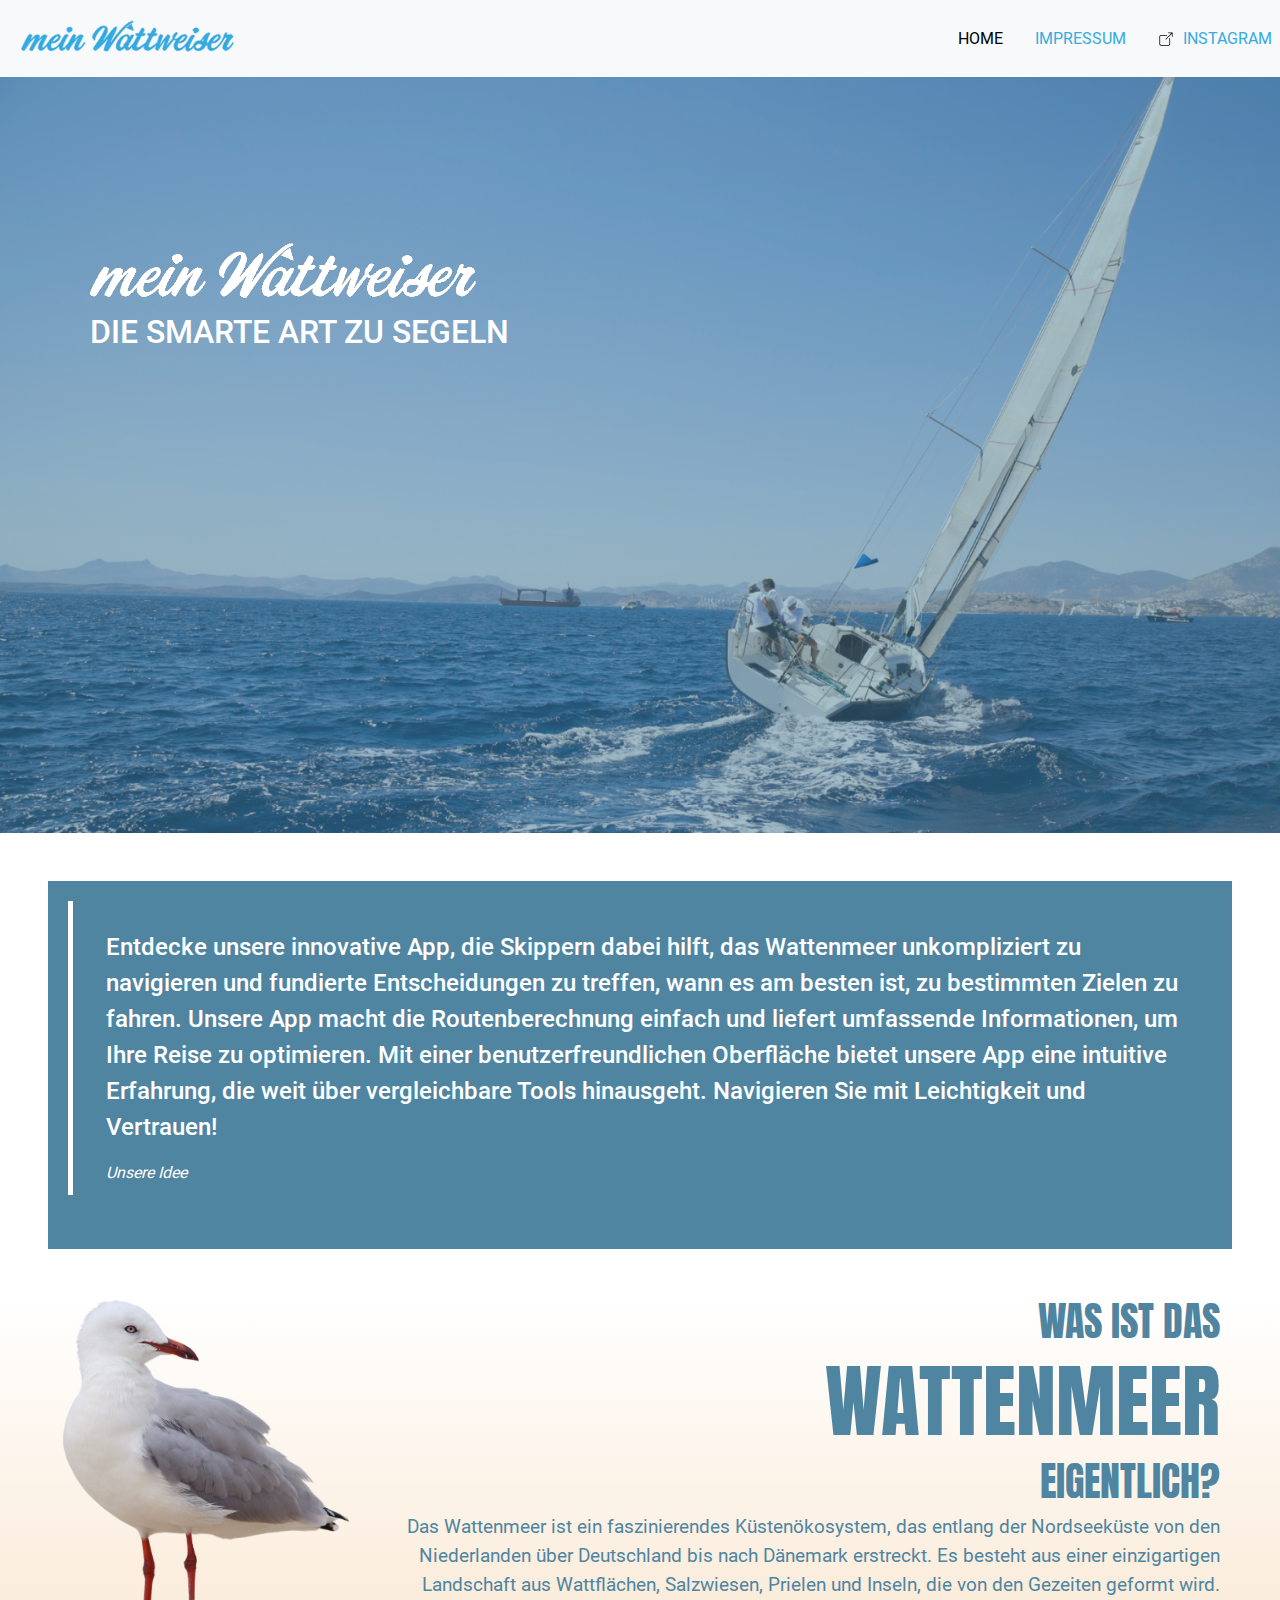
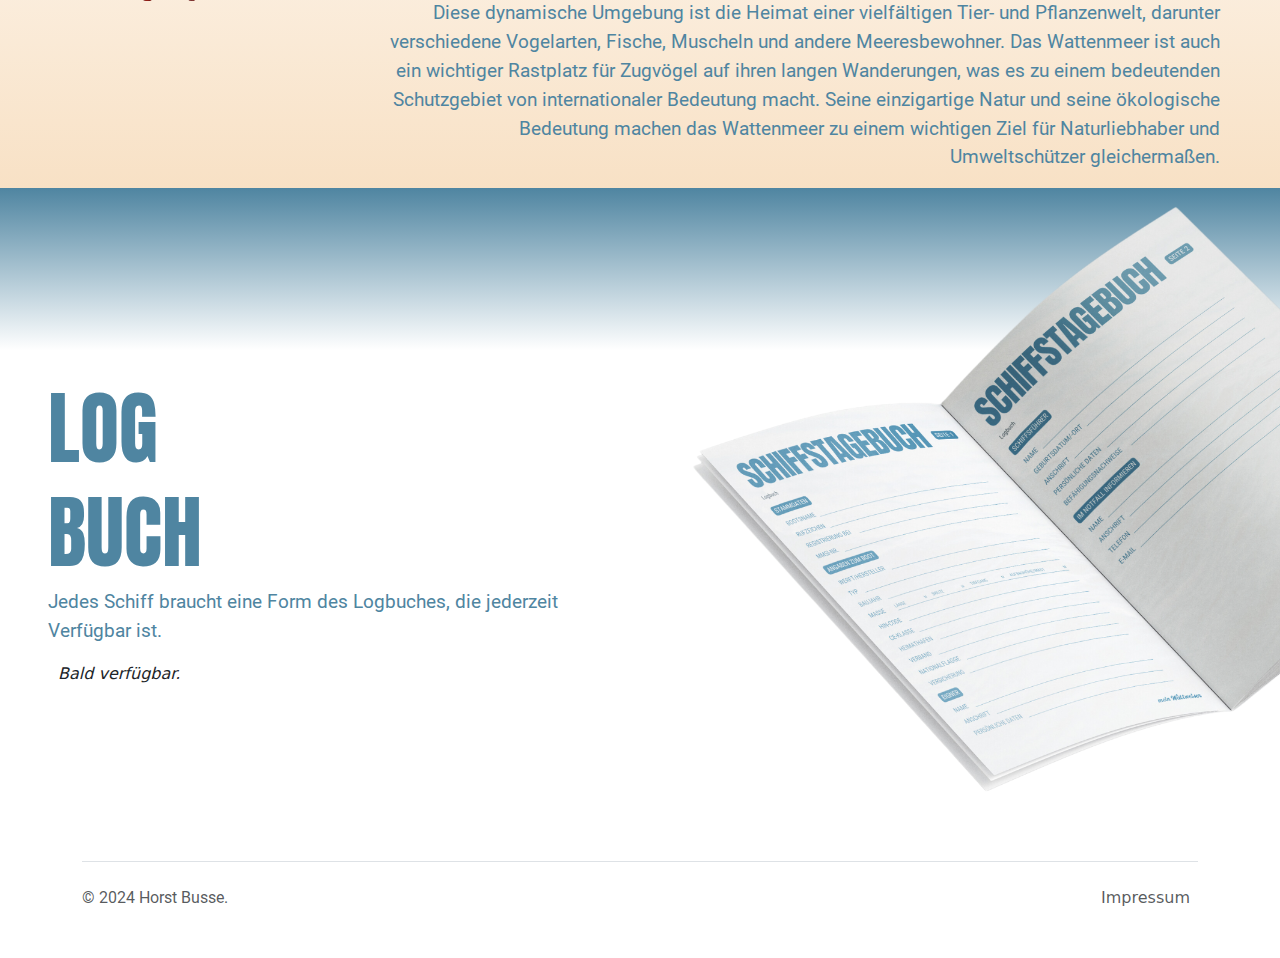
<file: index.html>
<!DOCTYPE html>
<html lang="de">
<head>
    <meta charset="UTF-8">
    <title>Mein Wattweiser | Start</title>
    <link rel="stylesheet" href="css/bootstrap.min.css">
    <link rel="stylesheet" href="css/style.css">
    <link rel="stylesheet" href="https://cdnjs.cloudflare.com/ajax/libs/font-awesome/6.0.0-beta3/css/all.min.css"> <!-- Font Awesome CDN -->
</head>
<body>

<nav class="navbar navbar-expand-lg navbar-light bg-light">
    <a class="navbar-brand" href="index.html"><img src="img/logo_small.png" id="navlogo" class="img-fluid ps-2" alt="logo" style="width: 30%;" /></a>
    <button class="navbar-toggler me-4" type="button" data-bs-toggle="collapse" data-bs-target="#navbarSupportedContent" aria-controls="navbarSupportedContent" aria-expanded="false" aria-label="Toggle navigation">
        <span class="navbar-toggler-icon"></span>
    </button>

    <div class="collapse navbar-collapse" id="navbarSupportedContent">
        <ul class="navbar-nav ms-auto">
            <li class="nav-item ms-3 navList">
                <a class="nav-link active" aria-current="page" href="#">HOME</a>
            </li>
            <li class="nav-item ms-3 navList">
                <a class="nav-link" href="impressum.html">IMPRESSUM</a>
            </li>
            <li class="nav-item ms-3 navList">
                <a class="nav-link" href="https://www.instagram.com/mein.wattweiser/" target="_blank">
                    <img src="img/newTab.svg" alt="Neuer Tab" style="width: 16px; height: 16px; vertical-align: middle; margin-right: 5px;">
                    INSTAGRAM
                </a>
            </li>
            <!--
            <li class="nav-item ms-3">
                <a class="nav-link" href="#">FREEBIES</a>
            </li>
            <li class="nav-item ms-3">
                <a class="nav-link" href="#">KONTAKT</a>
            </li>
            -->
        </ul>
    </div>
</nav>



<div style="position: relative;">
    <img src="img/home_hintergrund.png" class="img-fluid w-100" alt="...">
    <div style="position: absolute; top: 30%; left: 38%; transform: translate(-50%, -50%); text-align: left; color: white;">
        <img src="img/logowhite.png" class="img-fluid" alt="logo" style="width: 50%;" />
        <p class="large">DIE SMARTE ART ZU SEGELN</p>
    </div>
</div>

<div class="m-5 p-5 custom-bg-primary">
    <p class="text-white medium">Entdecke unsere innovative App, die Skippern dabei hilft, das Wattenmeer unkompliziert zu navigieren und fundierte Entscheidungen zu treffen,
        wann es am besten ist, zu bestimmten Zielen zu fahren.
        Unsere App macht die Routenberechnung einfach und liefert umfassende Informationen, um Ihre Reise zu optimieren. Mit einer benutzerfreundlichen Oberfläche bietet unsere App eine intuitive Erfahrung, die weit über vergleichbare Tools hinausgeht. Navigieren Sie mit Leichtigkeit und Vertrauen!</p>
    <p class="text-white cursive">Unsere Idee</p>
</div>

<div class="container-fluid background-gradient">
    <div class="row">
    <div class="col-3">
        <img src="img/bird.png" class="img-fluid flex-grow-1 object-fit-cover ms-5" alt="...">
    </div>
    <div class="col-9">
        <h2 class="align-right pe-5">WAS IST DAS</h2>
        <h1 class="align-right pe-5">WATTENMEER</h1>
        <h2 class="align-right pe-5">EIGENTLICH?</h2>
        <p class="align-right colored pe-5 ps-5">Das Wattenmeer ist ein faszinierendes Küstenökosystem,
            das entlang der Nordseeküste von den Niederlanden über Deutschland bis nach Dänemark erstreckt. Es besteht aus einer einzigartigen Landschaft aus Wattflächen, Salzwiesen, Prielen und Inseln,
            die von den Gezeiten geformt wird. Diese dynamische Umgebung ist die Heimat einer
            vielfältigen Tier- und Pflanzenwelt, darunter verschiedene Vogelarten, Fische, Muscheln und andere Meeresbewohner. Das Wattenmeer ist auch ein wichtiger Rastplatz
            für Zugvögel auf ihren langen Wanderungen,
            was es zu einem bedeutenden Schutzgebiet
            von internationaler Bedeutung macht. Seine einzigartige Natur und seine ökologische Bedeutung machen das Wattenmeer zu einem wichtigen Ziel für Naturliebhaber und Umweltschützer gleichermaßen.</p>
    </div>
    </div>
</div>


<div class=" d-flex flex-column flex-md-row background-gradient2">
    <div class="col-md-6 p-5">
        <br><br>
        <h1 class="pt-5 mt-5">LOG</h1>
        <h1>BUCH</h1>
        <p class="colored">Jedes Schiff braucht eine Form des Logbuches, die jederzeit Verfügbar ist.</p>
        <span class="cursive">Bald verfügbar.</span>
        <!--<button class="buttonprimary">KOSTENLOS HERUNTERLADEN!</button>-->
    </div>
    <div>
        <img src="img/logbuch.png" class="img-fluid h-100 flex-grow-1 object-fit-cover" alt="...">
    </div>
</div>


<div class="container">
    <footer class="d-flex flex-wrap justify-content-between align-items-center py-3 my-4 border-top">
        <p class="col-md-4 mb-0 text-body-secondary" id="copyright">&copy; 2024 Horst Busse.</p>

        <a href="/" class="col-md-4 d-flex align-items-center justify-content-center mb-3 mb-md-0 me-md-auto link-body-emphasis text-decoration-none">
            <svg class="bi me-2" width="40" height="32"><use xlink:href="#bootstrap"/></svg>
        </a>

        <ul class="nav col-md-4 justify-content-end">
            <li class="nav-item"><a href="impressum.html" id="impressumLink" class="nav-link px-2 text-body-secondary">Impressum</a></li>
        </ul>
    </footer>
</div>

<script src="https://code.jquery.com/jquery-3.5.1.slim.min.js"></script>
<script src="https://cdn.jsdelivr.net/npm/@popperjs/core@2.5.4/dist/umd/popper.min.js"></script>
<script src="js/bootstrap.min.js"></script>

</body>
</html>
</file>
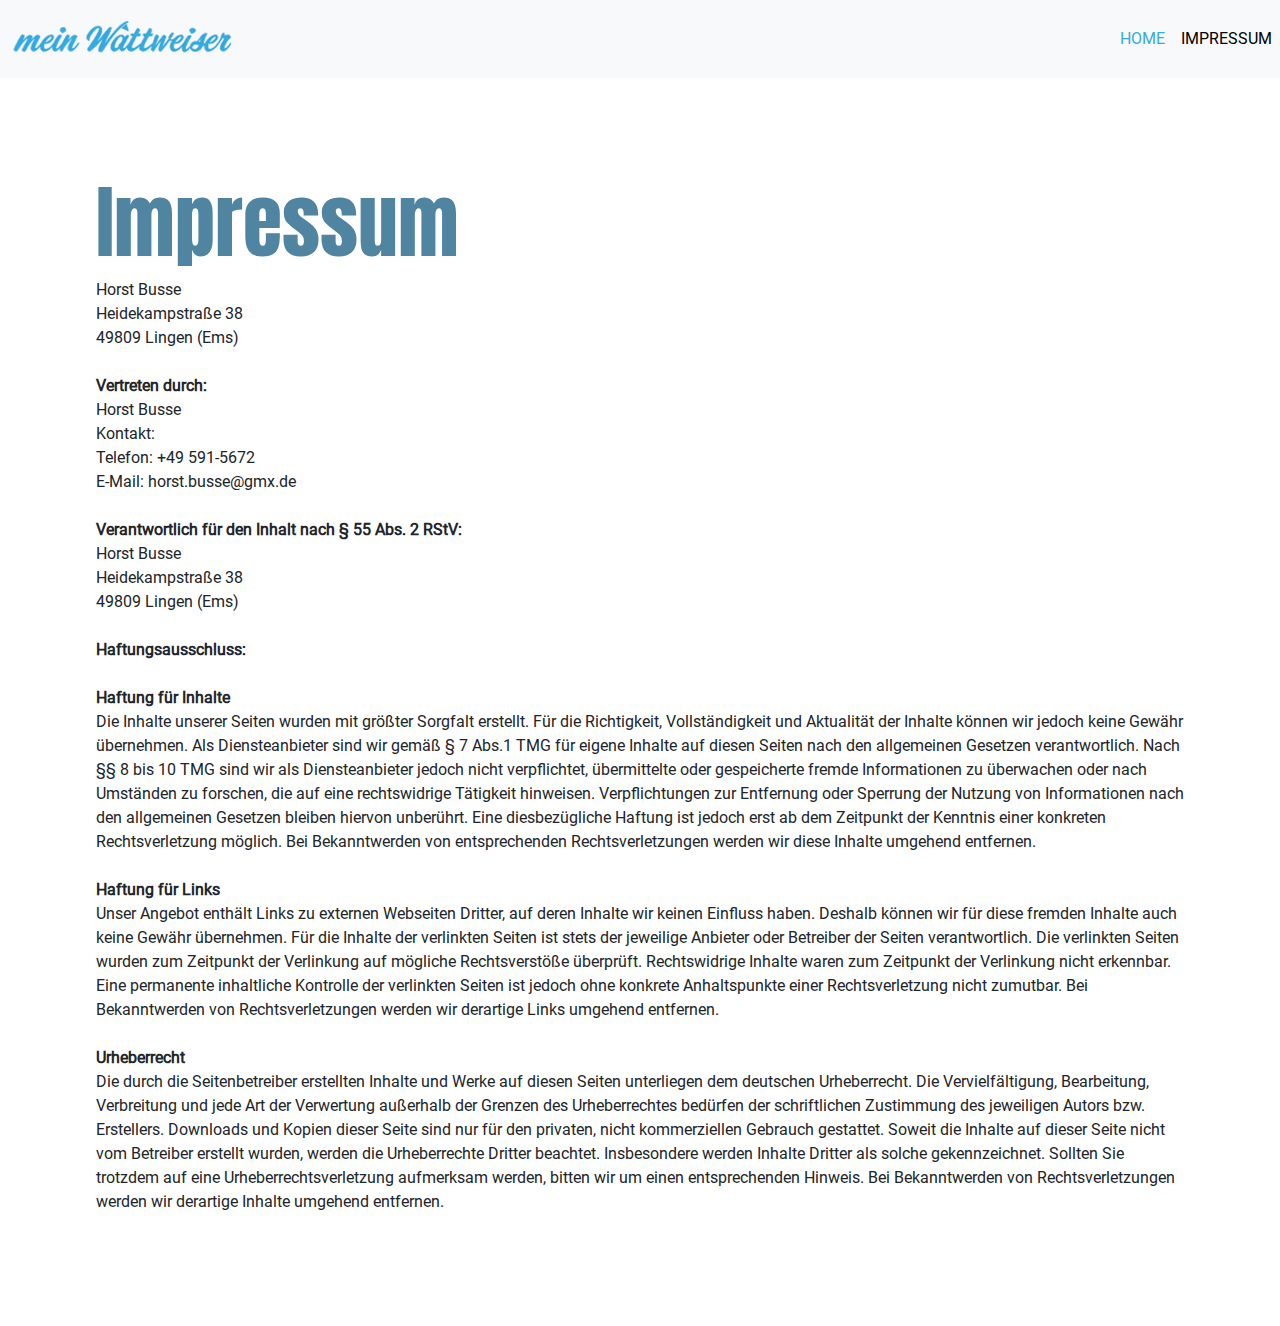
<file: impressum.html>
<!DOCTYPE html>
<html lang="de">
<head>
    <meta charset="UTF-8">
    <title>Mein Wattweiser | Impressum</title>
    <link rel="stylesheet" href="css/bootstrap.min.css">
    <link rel="stylesheet" href="css/style.css">
</head>
<body>
<nav class="navbar navbar-expand-lg navbar-light bg-light">
    <a class="navbar-brand" href="index.html"><img src="img/logo_small.png" id="navlogo" class="img-fluid" alt="logo" style="width: 30%;" /></a>
    <button class="navbar-toggler" type="button" data-bs-toggle="collapse" data-bs-target="#navbarSupportedContent" aria-controls="navbarSupportedContent" aria-expanded="false" aria-label="Toggle navigation">
        <span class="navbar-toggler-icon"></span>
    </button>

    <div class="collapse navbar-collapse" id="navbarSupportedContent">
        <ul class="navbar-nav ms-auto">
            <li class="nav-item navList">
                <a class="nav-link"  href="index.html">HOME</a>
            </li>
            <li class="nav-item navList">
                <a class="nav-link active" aria-current="page" href="#">IMPRESSUM</a>
            </li>
            <!--
            <li class="nav-item">
                <a class="nav-link" href="#">FREEBIES</a>
            </li>
            <li class="nav-item">
                <a class="nav-link" href="#">KONTAKT</a>
            </li>
            -->
        </ul>
    </div>
</nav>

<div class="m-5 p-5">
<h1>Impressum</h1>
<p>Horst Busse<br>
    Heidekampstraße 38

    <br>
    49809 Lingen (Ems)
    <br><br>
    <strong>Vertreten durch:</strong>
    <br>
    Horst Busse
    <br>
    Kontakt:
    <br>
    Telefon: +49 591-5672
    <br>
    E-Mail: horst.busse@gmx.de
    <br><br>
    <strong>Verantwortlich für den Inhalt nach § 55 Abs. 2 RStV:</strong>
    <br>
    Horst Busse
    <br>
    Heidekampstraße 38
    <br>
    49809 Lingen (Ems)
    <br><br>
    <strong>Haftungsausschluss:</strong>
    <br><br>
    <strong>Haftung für Inhalte</strong>
    <br>
    Die Inhalte unserer Seiten wurden mit größter Sorgfalt erstellt. Für die  Richtigkeit, Vollständigkeit und Aktualität der Inhalte können wir  jedoch keine Gewähr übernehmen. Als Diensteanbieter sind wir gemäß § 7  Abs.1 TMG für eigene Inhalte auf diesen Seiten nach den allgemeinen  Gesetzen verantwortlich. Nach §§ 8 bis 10 TMG sind wir als  Diensteanbieter jedoch nicht verpflichtet, übermittelte oder  gespeicherte fremde Informationen zu überwachen oder nach Umständen zu  forschen, die auf eine rechtswidrige Tätigkeit hinweisen.  Verpflichtungen zur Entfernung oder Sperrung der Nutzung von  Informationen nach den allgemeinen Gesetzen bleiben hiervon unberührt.  Eine diesbezügliche Haftung ist jedoch erst ab dem Zeitpunkt der  Kenntnis einer konkreten Rechtsverletzung möglich. Bei Bekanntwerden von  entsprechenden Rechtsverletzungen werden wir diese Inhalte umgehend  entfernen.
    <br><br>
    <strong>Haftung für Links</strong>
    <br>
    Unser Angebot enthält Links zu externen Webseiten Dritter, auf deren  Inhalte wir keinen Einfluss haben. Deshalb können wir für diese fremden  Inhalte auch keine Gewähr übernehmen. Für die Inhalte der verlinkten  Seiten ist stets der jeweilige Anbieter oder Betreiber der Seiten  verantwortlich. Die verlinkten Seiten wurden zum Zeitpunkt der  Verlinkung auf mögliche Rechtsverstöße überprüft. Rechtswidrige Inhalte  waren zum Zeitpunkt der Verlinkung nicht erkennbar. Eine permanente  inhaltliche Kontrolle der verlinkten Seiten ist jedoch ohne konkrete  Anhaltspunkte einer Rechtsverletzung nicht zumutbar. Bei Bekanntwerden  von Rechtsverletzungen werden wir derartige Links umgehend entfernen.
    <br><br>
    <strong>Urheberrecht</strong>
    <br>
    Die durch die Seitenbetreiber erstellten Inhalte und Werke auf diesen  Seiten unterliegen dem deutschen Urheberrecht. Die Vervielfältigung,  Bearbeitung, Verbreitung und jede Art der Verwertung außerhalb der  Grenzen des Urheberrechtes bedürfen der schriftlichen Zustimmung des  jeweiligen Autors bzw. Erstellers. Downloads und Kopien dieser Seite  sind nur für den privaten, nicht kommerziellen Gebrauch gestattet.  Soweit die Inhalte auf dieser Seite nicht vom Betreiber erstellt wurden,  werden die Urheberrechte Dritter beachtet. Insbesondere werden Inhalte  Dritter als solche gekennzeichnet. Sollten Sie trotzdem auf eine  Urheberrechtsverletzung aufmerksam werden, bitten wir um einen  entsprechenden Hinweis. Bei Bekanntwerden von Rechtsverletzungen werden  wir derartige Inhalte umgehend entfernen.
</p>
</div>
<script src="https://code.jquery.com/jquery-3.5.1.slim.min.js"></script>
<script src="https://cdn.jsdelivr.net/npm/@popperjs/core@2.5.4/dist/umd/popper.min.js"></script>
<script src="js/bootstrap.min.js"></script>
</body>
</html>
</file>
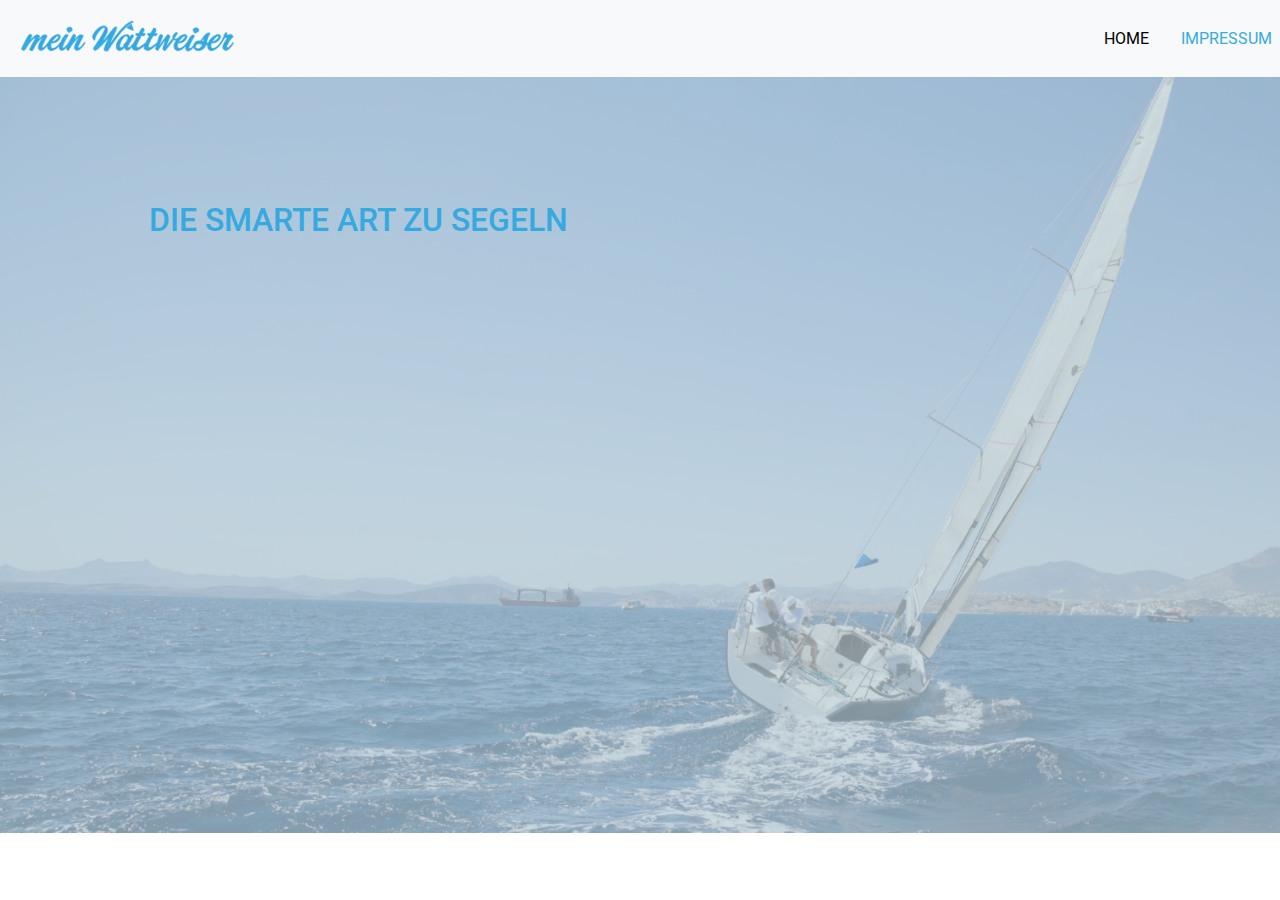
<file: projekt.html>
<!DOCTYPE html>
<html lang="de">
<head>
    <meta charset="UTF-8">
    <title>Mein Wattweiser | Was wir machen</title>
    <link rel="stylesheet" href="css/bootstrap.min.css">
    <link rel="stylesheet" href="css/style.css">
</head>
<body>
<nav class="navbar navbar-expand-lg navbar-light bg-light">
    <a class="navbar-brand" href="index.html"><img src="img/logo_small.png" class="img-fluid ps-2" alt="logo" style="width: 30%;" /></a>
    <button class="navbar-toggler me-4" type="button" data-bs-toggle="collapse" data-bs-target="#navbarSupportedContent" aria-controls="navbarSupportedContent" aria-expanded="false" aria-label="Toggle navigation">
        <span class="navbar-toggler-icon"></span>
    </button>

    <div class="collapse navbar-collapse" id="navbarSupportedContent">
        <ul class="navbar-nav ms-auto">
            <li class="nav-item ms-3">
                <a class="nav-link active" aria-current="page" href="#">HOME</a>
            </li>
            <li class="nav-item ms-3">
                <a class="nav-link" href="impressum.html">IMPRESSUM</a>
            </li>
            <!--
            <li class="nav-item ms-3">
                <a class="nav-link" href="#">FREEBIES</a>
            </li>
            <li class="nav-item ms-3">
                <a class="nav-link" href="#">KONTAKT</a>
            </li>
            -->
        </ul>
    </div>
</nav>
<div style="position: relative;">
    <img src="img/projekthintergrund.png" class="img-fluid w-100" alt="...">
    <div style="position: absolute; top: 20%; left: 28%; transform: translate(-50%, -50%); text-align: left; color: #36A9E1;">
        <p class="large">DIE SMARTE ART ZU SEGELN</p>
    </div>
</div>

<script src="https://code.jquery.com/jquery-3.5.1.slim.min.js"></script>
<script src="https://cdn.jsdelivr.net/npm/@popperjs/core@2.5.4/dist/umd/popper.min.js"></script>
<script src="js/bootstrap.min.js"></script>

</body>
</html>
</file>
<file: css/style.css>
@font-face {
    font-family: 'RobotoR';
    src: url('../font/roboto.ttf') format('truetype'); /* Passe den Pfad entsprechend an */
}

@font-face {
    font-family: 'RobotoM';
    src: url('../font/robotomedium.ttf') format('truetype'); /* Passe den Pfad entsprechend an */
}

@font-face {
    font-family: 'Anton';
    src: url('../font/anton.ttf') format('truetype'); /* Passe den Pfad entsprechend an */
}

p {
    font-family: 'RobotoR', sans-serif;
}

.medium {
    font-family: 'RobotoM', sans-serif;
    font-size: larger;
}

.colored {
    font-size: larger;
    color: #4F85A1;
}

.cursive {
    font-style: italic;
}

.large {
    font-family: 'RobotoM', sans-serif;
    font-size: x-large;
}

.navbar a {
    font-family: 'RobotoR', sans-serif;
    color: #36ABE0;
}

.custom-bg-primary {
    background-color: #4F85A1;
    position: relative;
}

.custom-bg-primary::before {
    content: '';
    position: absolute;
    top: 20px;
    left: 22px;
    bottom: 25px;
    width: 5px; /* Breite des senkrechten Strichs */
    height: 80%;
    background-color: white; /* Farbe des senkrechten Strichs */
}

.medium, .cursive {
    padding-left: 10px; /* Platzieren Sie den Text rechts neben dem senkrechten Strich */
}

h2 {
    font-family: Anton, sans-serif;
    font-size: 2.5rem;
    color: #4F85A1;
}

h1 {
    font-family: Anton, sans-serif;
    font-size: 5rem;
    color: #4F85A1;
}

.align-right {
    text-align: right;
}

.background-gradient {
    background-image: linear-gradient(to bottom, white, #f8e1c5);
}

.background-gradient2 {
    background-image: linear-gradient(to top, white, white, white, white, #4F85A1);
}

.object-fit-cover {
    object-fit: cover;
}

.buttonprimary {
    background-color: #4F85A1;
    color: white;
    border-radius: 20px;
    height: 50px;
    padding: 10px 20px;
}

/* Responsive Anpassungen */
@media (max-width: 600px) {
    h1 {
        font-size: 4rem; /* Erhöht die Schriftgröße von h1 für kleine Bildschirme */
    }

    h2 {
        font-size: 2.5rem; /* Erhöht die Schriftgröße von h2 für kleine Bildschirme */
    }

    .large {
        font-size: 1.75rem; /* Erhöht die Schriftgröße der Klasse large für kleine Bildschirme */
    }

    .medium {
        font-size: 1.25rem; /* Erhöht die Schriftgröße der Klasse medium für kleine Bildschirme */
    }

    .colored {
        font-size: 1.25rem; /* Erhöht die Schriftgröße der Klasse colored für kleine Bildschirme */
    }

    p {
        font-size: 1.25rem; /* Erhöht die Schriftgröße von p für kleine Bildschirme */
    }

    .cursive {
        font-size: 1.25rem; /* Erhöht die Schriftgröße der Klasse cursive für kleine Bildschirme */
    }

    .buttonprimary {
        width: 100%;
        padding: 10px 0;
        font-size: 1.2rem; /* Erhöht die Schriftgröße der Klasse buttonprimary für kleine Bildschirme */
    }

    .custom-bg-primary::before {
        left: 10px;
        width: 3px;
    }
}

@media (min-width: 601px) and (max-width: 1024px) {
    h1 {
        font-size: 5rem;
    }

    h2 {
        font-size: 4.25rem;
    }

    .large {
        font-size: 2.75rem;
    }

    .medium {
        font-size: 2.25rem;
    }
    p {
        font-size: 3rem !important;
    }

    .cursive {
        font-size: 3rem !important;
    }

    .buttonprimary {
        width: auto;
        height: auto;
        padding: 10px 15px;
        font-size: 1.8rem;
    }

    .custom-bg-primary::before {
        left: 15px;
        width: 4px;
    }
    #navlogo {
        width: 70% !important;
    }
    .navList {
        font-size: 2.5rem;
    }
    #copyright {
        font-size: 2rem !important;
    }
    #impressumLink {
        font-size: 2rem !important;
    }
}

@media (min-width: 1025px) {
    h1 {
        font-size: 5rem;
    }

    h2 {
        font-size: 2.5rem;
    }

    .large {
        font-size: 2rem;
    }

    .medium {
        font-size: 1.5rem;
    }

    .buttonprimary {
        width: auto;
        padding: 10px 20px;
        font-size: 1.2rem;
    }

    .custom-bg-primary::before {
        left: 20px;
        width: 5px;
    }
}
</file>
